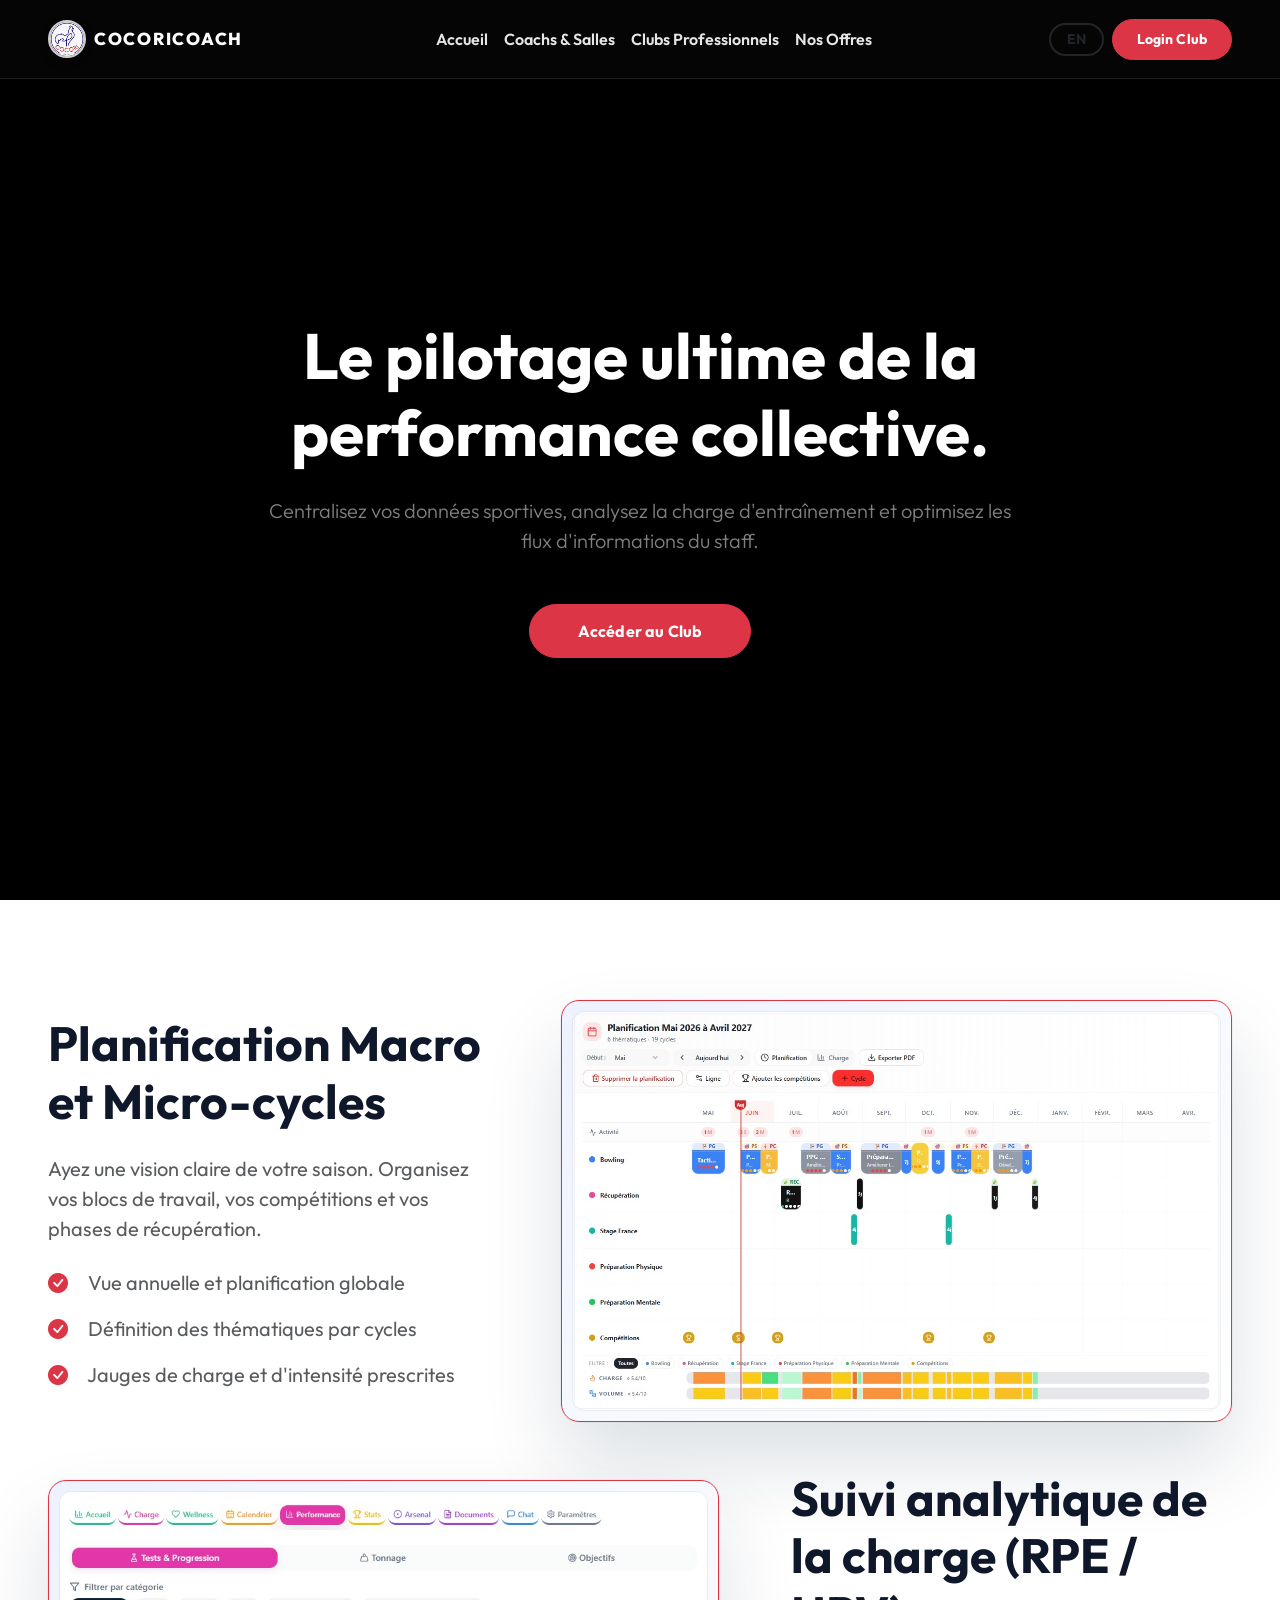
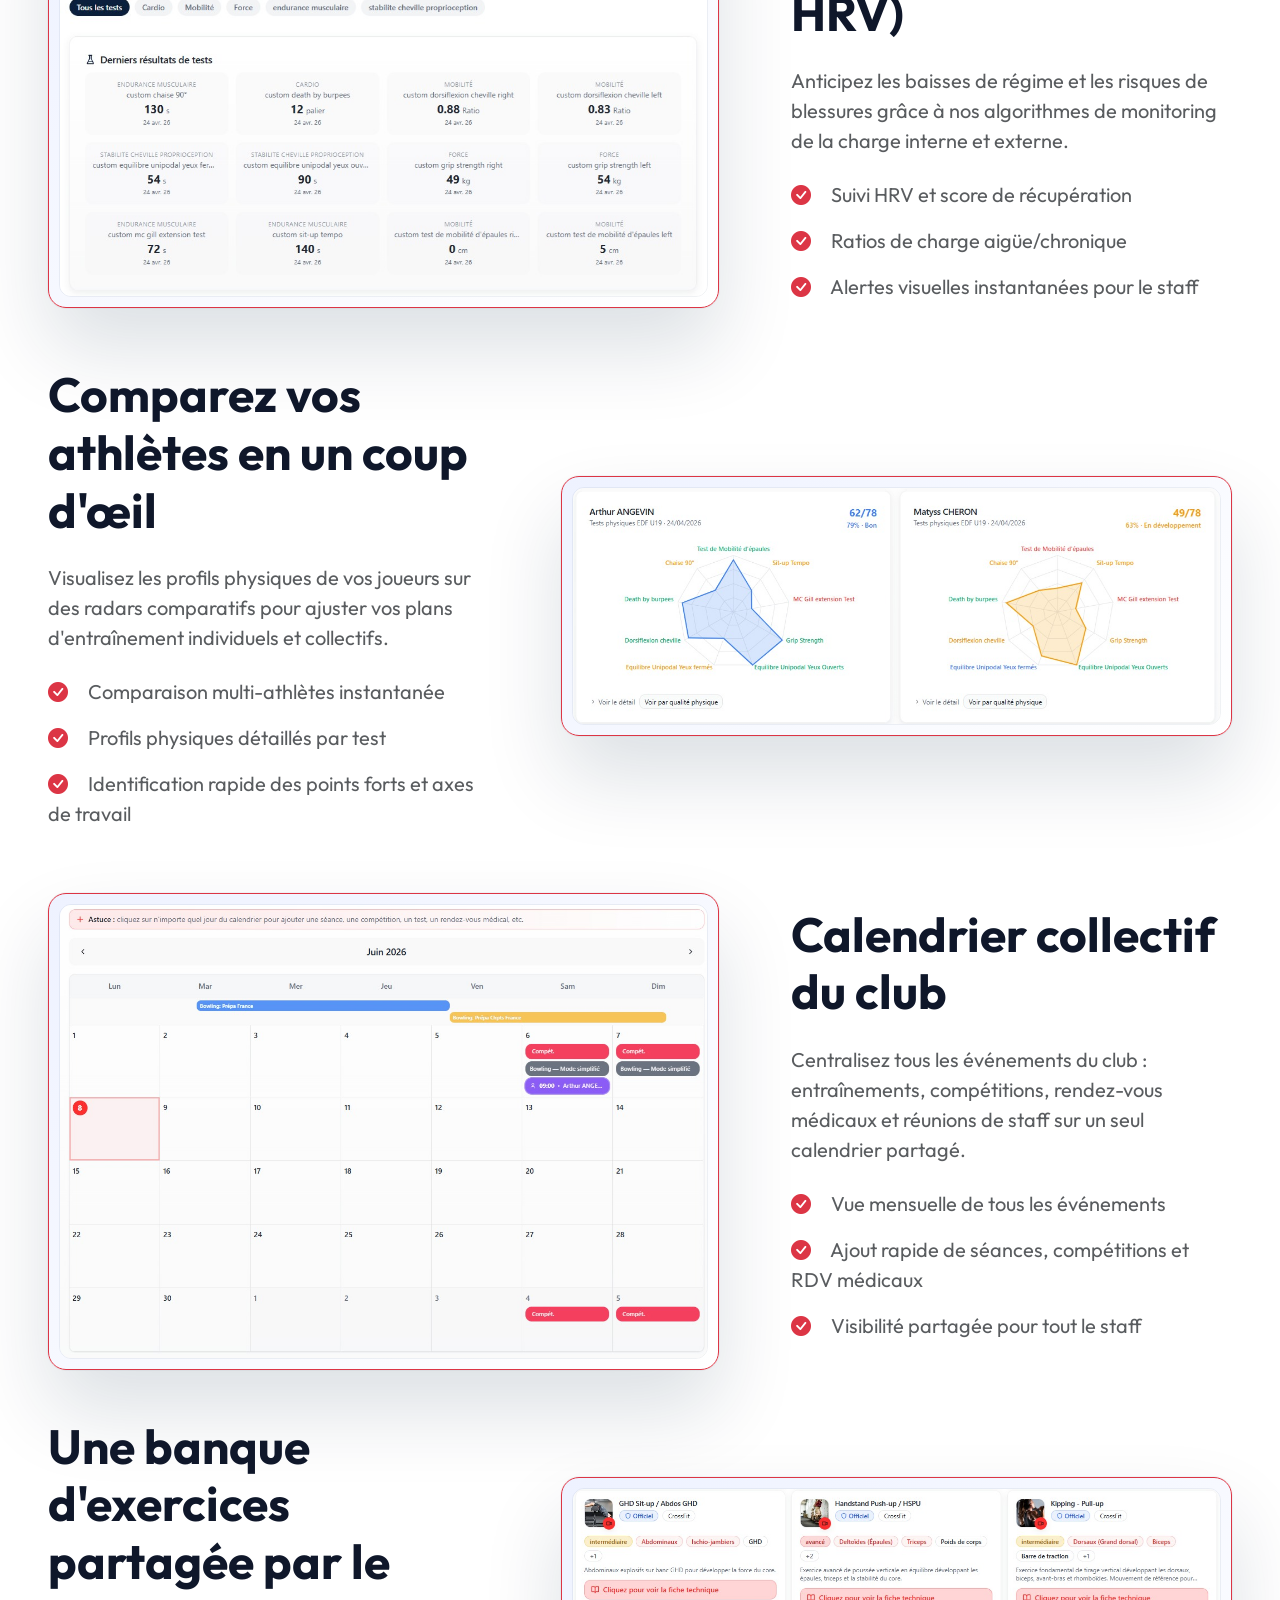
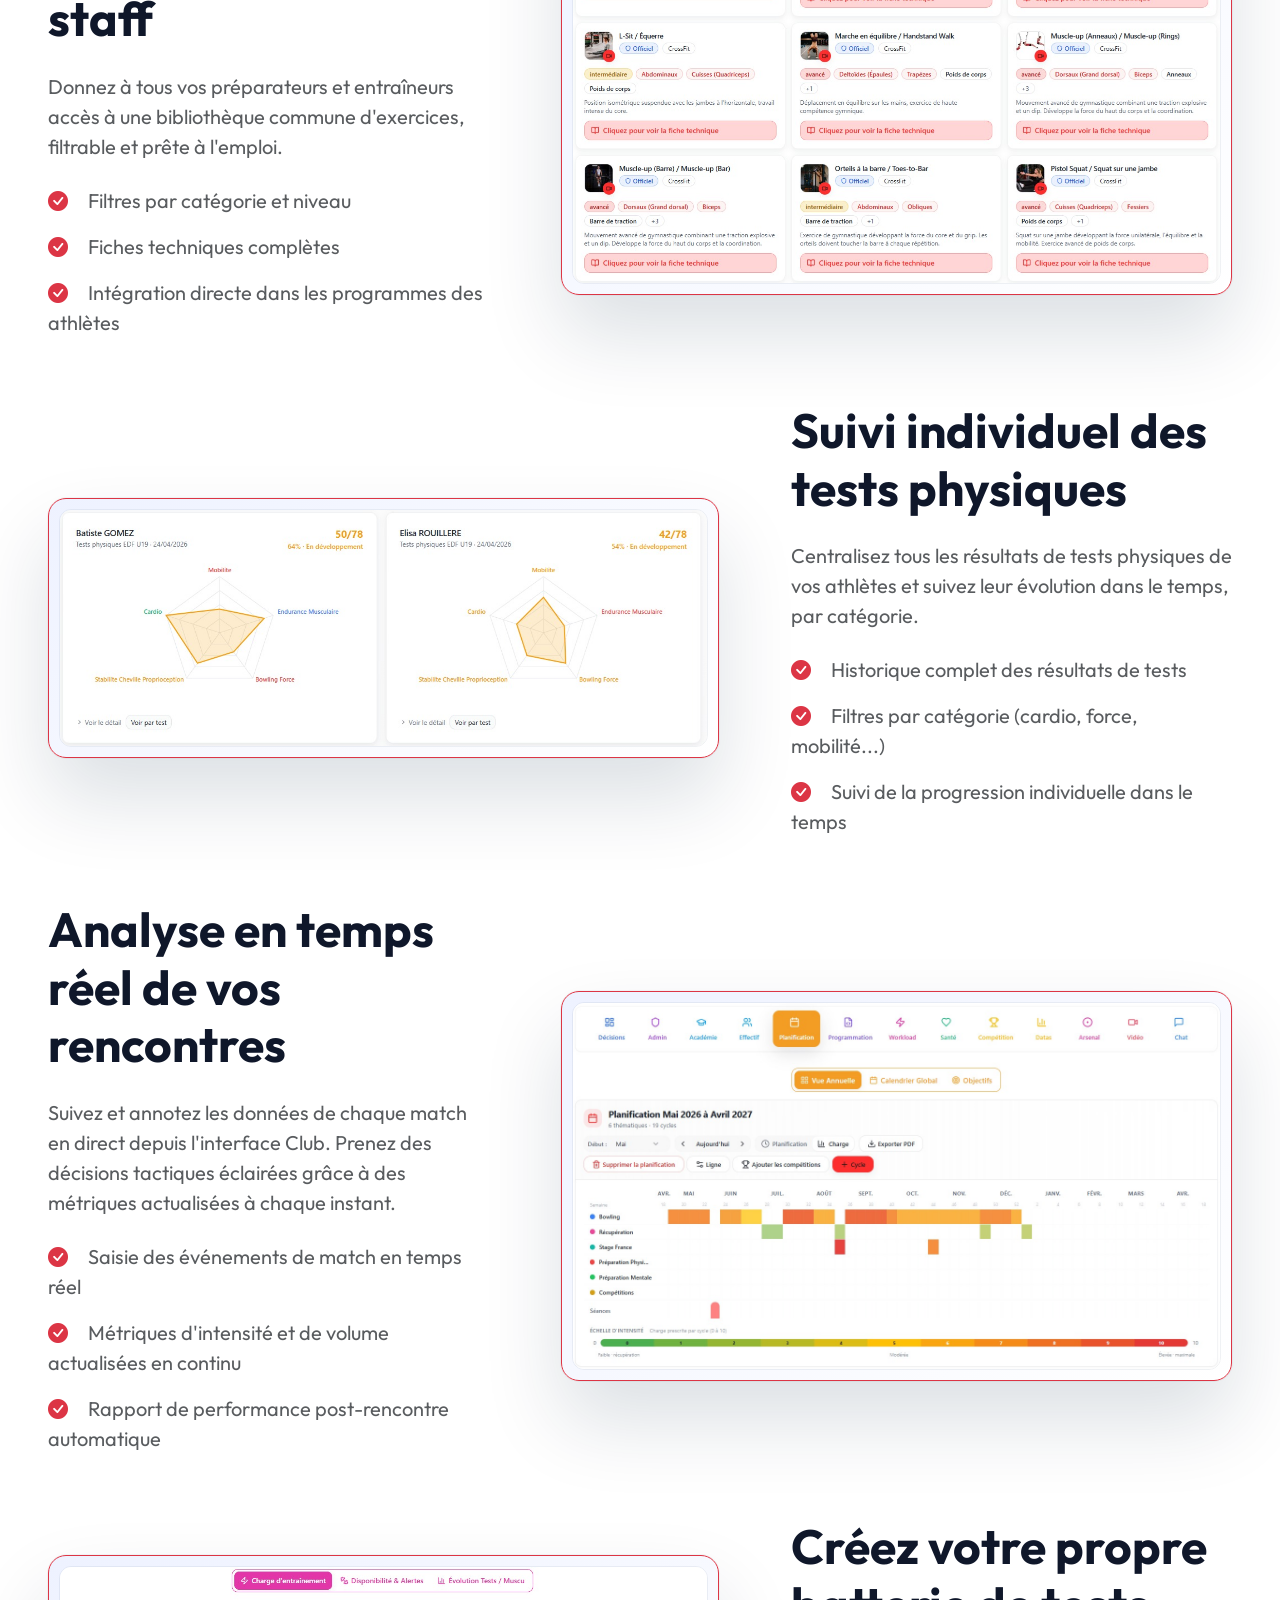
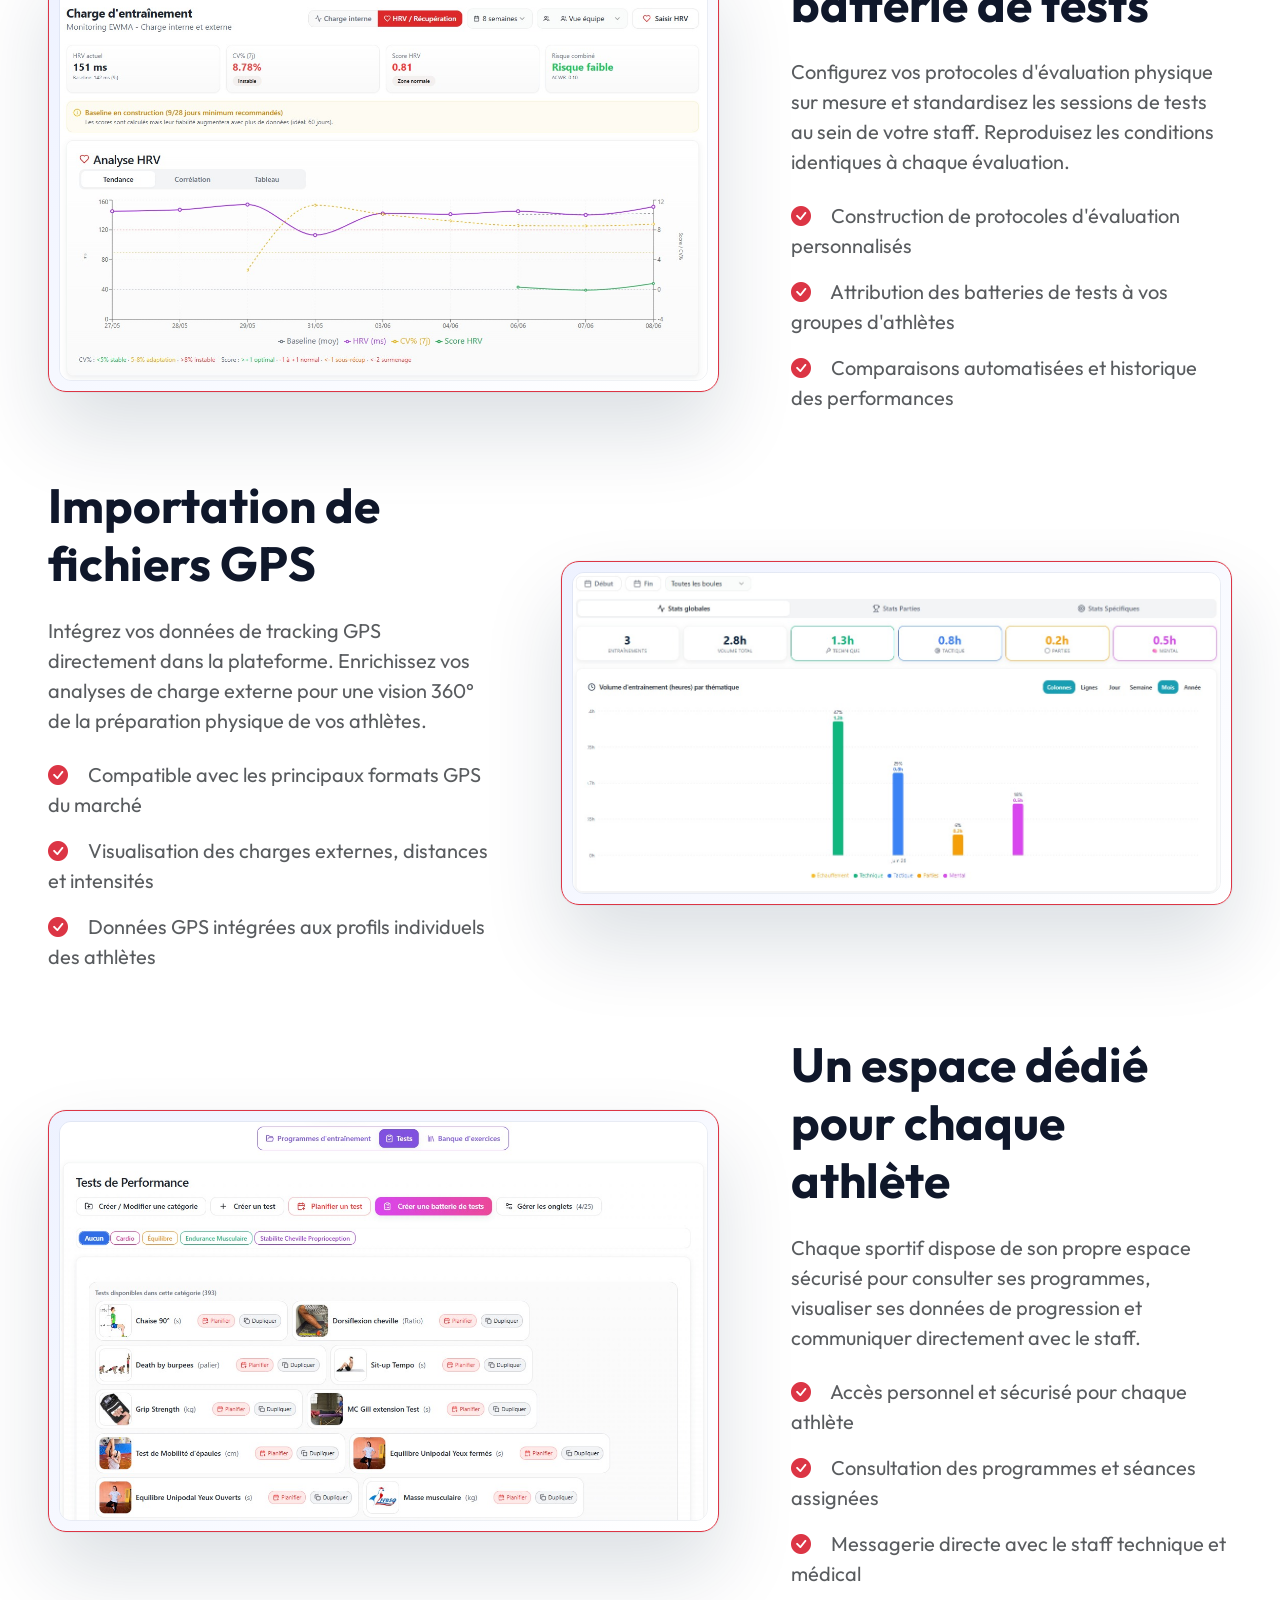
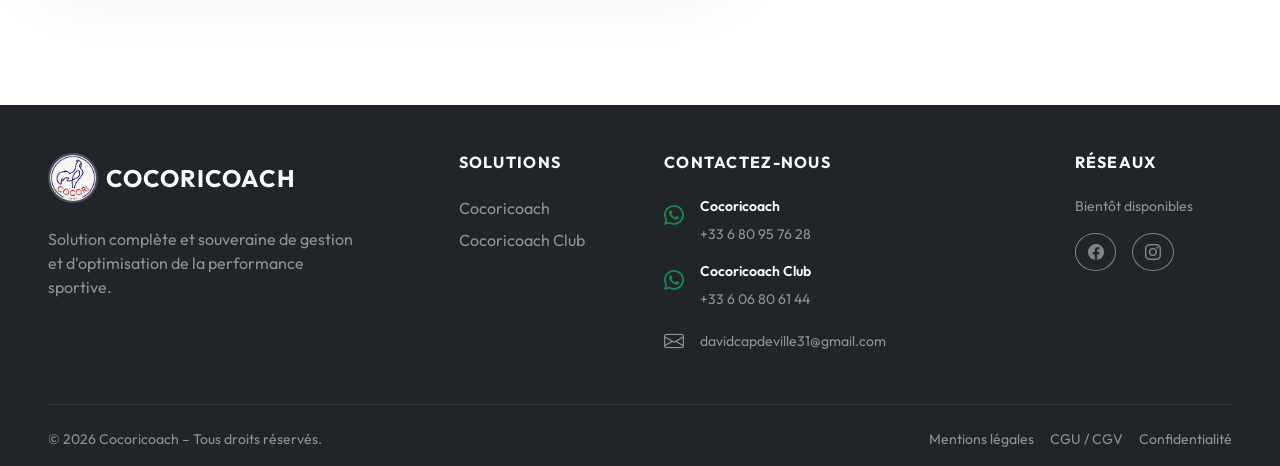
<file: page-cocoricoach-club.html>
<!doctype html>
<html lang="fr">
  <head>
    <meta charset="UTF-8" />
    <meta name="viewport" content="width=device-width, initial-scale=1.0" />
    <meta name="description" content="Cocoricoach Club — La solution de pilotage de performance collective pour clubs professionnels. Suivi de charge, analyse GPS, espace athlète et planification de saison." />
    <title>Cocoricoach Club – Pilotage de la Performance Collective</title>
    <link rel="icon" href="Cocoricoach_logo.jpeg" type="image/jpeg" />
    <link href="https://cdn.jsdelivr.net/npm/bootstrap@5.3.3/dist/css/bootstrap.min.css" rel="stylesheet"/>
    <link rel="stylesheet" href="https://cdn.jsdelivr.net/npm/bootstrap-icons@1.11.3/font/bootstrap-icons.min.css"/>
    <link href="https://unpkg.com/aos@2.3.1/dist/aos.css" rel="stylesheet"/>
    <link rel="stylesheet" href="Cocoricoach.css"/>
  </head>
  <body data-bs-spy="scroll" data-bs-target="#navbar-example">
    <nav class="navbar navbar-expand-xl navbar-light fixed-top bg-white shadow-sm">
      <div class="container-fluid px-4 px-lg-5">
        <a class="navbar-brand fw-bold d-flex align-items-center gap-2" href="index.html">
          <img src="Cocoricoach_logo.jpeg" alt="Logo" height="38" class="navbar-logo rounded-circle"/>
          <span class="brand-text text-primary-dark">COCORICOACH</span>
        </a>
        <button class="navbar-toggler border-0 shadow-none" type="button" data-bs-toggle="collapse" data-bs-target="#navbarNav" aria-controls="navbarNav" aria-expanded="false" aria-label="Ouvrir le menu">
          <span class="navbar-toggler-icon"></span>
        </button>
        <div class="collapse navbar-collapse" id="navbarNav">
          <ul class="navbar-nav mx-auto fw-semibold">
            <li class="nav-item"><a class="nav-link" href="index.html#accueil" data-i18n="nav-accueil">Accueil</a></li>
            <li class="nav-item"><a class="nav-link" href="page-cocoricoach.html" data-i18n="nav-espacecoachs">Coachs & Salles</a></li>
            <li class="nav-item"><a class="nav-link active" href="page-cocoricoach-club.html" data-i18n="nav-espaceclubs">Clubs Professionnels</a></li>
            <li class="nav-item"><a class="nav-link" href="index.html#pricing" data-i18n="nav-tarifs">Nos Offres</a></li>
          </ul>
          <div class="d-flex align-items-center gap-2 mt-3 mt-xl-0">
            <button class="btn btn-outline-dark btn-sm rounded-pill fw-bold px-3 border-2 lang-toggle-btn">EN</button>
            <a href="https://cocoricoachclub.com/auth" target="_blank" rel="noopener noreferrer" class="btn btn-danger rounded-pill px-4 btn-sm fw-bold">Login Club</a>
          </div>
        </div>
      </div>
    </nav>

    <section class="fullscreen-hero-canvas position-relative overflow-hidden">
      <video playsinline autoplay muted loop class="hero-canvas-video">
        <source src="Video1.mp4" type="video/mp4" />
      </video>
      <div class="overlay-dark"></div>
      <div class="container-fluid px-4 px-lg-5 h-100 position-relative text-center" style="z-index: 3">
        <div class="row h-100 align-items-center justify-content-center">
          <div class="col-xl-9 col-lg-10" data-aos="fade-up">
            <h1 class="display-3 fw-bold text-white mb-4" data-i18n="club-hero-title">Le pilotage ultime de la performance collective.</h1>
            <p class="lead text-white-50 mx-auto mb-5 max-width-text" data-i18n="club-hero-desc">
              Centralisez vos données sportives, analysez la charge d'entraînement et optimisez les flux d'informations du staff.
            </p>
            <a href="https://cocoricoachclub.com/auth" target="_blank" rel="noopener noreferrer" class="btn btn-danger btn-lg rounded-pill px-5 fw-bold shadow-lg" data-i18n="club-hero-cta">Accéder au Club</a>
          </div>
        </div>
      </div>
    </section>

    <section class="py-6 bg-white">
      <div class="container-fluid px-4 px-lg-5">

        <!-- BLOC 1 — Planification -->
        <div class="row align-items-center g-5 mb-5">
          <div class="col-xl-5 col-lg-6 pe-xl-5" data-aos="fade-right">
            <h2 class="display-5 fw-bold text-primary-dark mb-4" data-i18n="club-b1-title">Planification Macro et Micro-cycles</h2>
            <p class="fs-5 text-muted mb-4" data-i18n="club-b1-desc">
              Ayez une vision claire de votre saison. Organisez vos blocs de travail, vos compétitions et vos phases de récupération.
            </p>
            <ul class="list-unstyled fs-5 text-muted">
              <li class="mb-3"><i class="bi bi-check-circle-fill text-danger me-3"></i> <span data-i18n="club-b1-li1">Vue annuelle et planification globale</span></li>
              <li class="mb-3"><i class="bi bi-check-circle-fill text-danger me-3"></i> <span data-i18n="club-b1-li2">Définition des thématiques par cycles</span></li>
              <li><i class="bi bi-check-circle-fill text-danger me-3"></i> <span data-i18n="club-b1-li3">Jauges de charge et d'intensité prescrites</span></li>
            </ul>
          </div>
          <div class="col-xl-7 col-lg-6" data-aos="fade-left">
            <div class="dashboard-mockup border-danger">
              <img src="Images/planification-annuelle.jpg" class="img-fluid" loading="lazy" alt="Planification Annuelle Club"/>
            </div>
          </div>
        </div>

        <!-- BLOC 2 — Charge HRV -->
        <div class="row align-items-center g-5 flex-lg-row-reverse mb-5">
          <div class="col-xl-5 col-lg-6 ps-xl-5" data-aos="fade-left">
            <h2 class="display-5 fw-bold text-primary-dark mb-4" data-i18n="club-b2-title">Suivi analytique de la charge (RPE / HRV)</h2>
            <p class="fs-5 text-muted mb-4" data-i18n="club-b2-desc">
              Anticipez les baisses de régime et les risques de blessures grâce à nos algorithmes de monitoring de la charge interne et externe.
            </p>
            <ul class="list-unstyled fs-5 text-muted">
              <li class="mb-3"><i class="bi bi-check-circle-fill text-danger me-3"></i> <span data-i18n="club-b2-li1">Suivi HRV et score de récupération</span></li>
              <li class="mb-3"><i class="bi bi-check-circle-fill text-danger me-3"></i> <span data-i18n="club-b2-li2">Ratios de charge aigüe/chronique</span></li>
              <li><i class="bi bi-check-circle-fill text-danger me-3"></i> <span data-i18n="club-b2-li3">Alertes visuelles instantanées pour le staff</span></li>
            </ul>
          </div>
          <div class="col-xl-7 col-lg-6" data-aos="fade-right">
            <div class="dashboard-mockup border-danger">
              <img src="Images/charge-hrv.jpg" class="img-fluid" loading="lazy" alt="Charge HRV Club"/>
            </div>
          </div>
        </div>

        <!-- BLOC 3 — Radar comparatif -->
        <div class="row align-items-center g-5 mb-5">
          <div class="col-xl-5 col-lg-6 pe-xl-5" data-aos="fade-right">
            <h2 class="display-5 fw-bold text-primary-dark mb-4" data-i18n="club-b3-title">Comparez vos athlètes en un coup d'œil</h2>
            <p class="fs-5 text-muted mb-4" data-i18n="club-b3-desc">
              Visualisez les profils physiques de vos joueurs sur des radars comparatifs pour ajuster vos plans d'entraînement individuels et collectifs.
            </p>
            <ul class="list-unstyled fs-5 text-muted">
              <li class="mb-3"><i class="bi bi-check-circle-fill text-danger me-3"></i> <span data-i18n="club-b3-li1">Comparaison multi-athlètes instantanée</span></li>
              <li class="mb-3"><i class="bi bi-check-circle-fill text-danger me-3"></i> <span data-i18n="club-b3-li2">Profils physiques détaillés par test</span></li>
              <li><i class="bi bi-check-circle-fill text-danger me-3"></i> <span data-i18n="club-b3-li3">Identification rapide des points forts et axes de travail</span></li>
            </ul>
          </div>
          <div class="col-xl-7 col-lg-6" data-aos="fade-left">
            <div class="dashboard-mockup border-danger">
              <img src="Images/radar-comparatif.jpg" class="img-fluid" loading="lazy" alt="Radar Comparatif Athlètes"/>
            </div>
          </div>
        </div>

        <!-- BLOC 4 — Calendrier collectif -->
        <div class="row align-items-center g-5 flex-lg-row-reverse mb-5">
          <div class="col-xl-5 col-lg-6 ps-xl-5" data-aos="fade-left">
            <h2 class="display-5 fw-bold text-primary-dark mb-4" data-i18n="club-b4-title">Calendrier collectif du club</h2>
            <p class="fs-5 text-muted mb-4" data-i18n="club-b4-desc">
              Centralisez tous les événements du club : entraînements, compétitions, rendez-vous médicaux et réunions de staff sur un seul calendrier partagé.
            </p>
            <ul class="list-unstyled fs-5 text-muted">
              <li class="mb-3"><i class="bi bi-check-circle-fill text-danger me-3"></i> <span data-i18n="club-b4-li1">Vue mensuelle de tous les événements</span></li>
              <li class="mb-3"><i class="bi bi-check-circle-fill text-danger me-3"></i> <span data-i18n="club-b4-li2">Ajout rapide de séances, compétitions et RDV médicaux</span></li>
              <li><i class="bi bi-check-circle-fill text-danger me-3"></i> <span data-i18n="club-b4-li3">Visibilité partagée pour tout le staff</span></li>
            </ul>
          </div>
          <div class="col-xl-7 col-lg-6" data-aos="fade-right">
            <div class="dashboard-mockup border-danger">
              <img src="Images/calendrier.jpg" class="img-fluid" loading="lazy" alt="Calendrier collectif Club"/>
            </div>
          </div>
        </div>

        <!-- BLOC 5 — Banque d'exercices -->
        <div class="row align-items-center g-5 mb-5">
          <div class="col-xl-5 col-lg-6 pe-xl-5" data-aos="fade-right">
            <h2 class="display-5 fw-bold text-primary-dark mb-4" data-i18n="club-b5-title">Une banque d'exercices partagée par le staff</h2>
            <p class="fs-5 text-muted mb-4" data-i18n="club-b5-desc">
              Donnez à tous vos préparateurs et entraîneurs accès à une bibliothèque commune d'exercices, filtrable et prête à l'emploi.
            </p>
            <ul class="list-unstyled fs-5 text-muted">
              <li class="mb-3"><i class="bi bi-check-circle-fill text-danger me-3"></i> <span data-i18n="club-b5-li1">Filtres par catégorie et niveau</span></li>
              <li class="mb-3"><i class="bi bi-check-circle-fill text-danger me-3"></i> <span data-i18n="club-b5-li2">Fiches techniques complètes</span></li>
              <li><i class="bi bi-check-circle-fill text-danger me-3"></i> <span data-i18n="club-b5-li3">Intégration directe dans les programmes des athlètes</span></li>
            </ul>
          </div>
          <div class="col-xl-7 col-lg-6" data-aos="fade-left">
            <div class="dashboard-mockup border-danger">
              <img src="Images/bibliotheque-exercices.jpg" class="img-fluid" loading="lazy" alt="Banque d'exercices Club"/>
            </div>
          </div>
        </div>

        <!-- BLOC 6 — Tests & Progression -->
        <div class="row align-items-center g-5 flex-lg-row-reverse mb-5">
          <div class="col-xl-5 col-lg-6 ps-xl-5" data-aos="fade-left">
            <h2 class="display-5 fw-bold text-primary-dark mb-4" data-i18n="club-b6-title">Suivi individuel des tests physiques</h2>
            <p class="fs-5 text-muted mb-4" data-i18n="club-b6-desc">
              Centralisez tous les résultats de tests physiques de vos athlètes et suivez leur évolution dans le temps, par catégorie.
            </p>
            <ul class="list-unstyled fs-5 text-muted">
              <li class="mb-3"><i class="bi bi-check-circle-fill text-danger me-3"></i> <span data-i18n="club-b6-li1">Historique complet des résultats de tests</span></li>
              <li class="mb-3"><i class="bi bi-check-circle-fill text-danger me-3"></i> <span data-i18n="club-b6-li2">Filtres par catégorie (cardio, force, mobilité...)</span></li>
              <li><i class="bi bi-check-circle-fill text-danger me-3"></i> <span data-i18n="club-b6-li3">Suivi de la progression individuelle dans le temps</span></li>
            </ul>
          </div>
          <div class="col-xl-7 col-lg-6" data-aos="fade-right">
            <div class="dashboard-mockup border-danger">
              <img src="Images/tests-progression.jpg" class="img-fluid" loading="lazy" alt="Tests et Progression Club"/>
            </div>
          </div>
        </div>

        <!-- BLOC 7 — Analyse temps réel -->
        <div class="row align-items-center g-5 mb-5">
          <div class="col-xl-5 col-lg-6 pe-xl-5" data-aos="fade-right">
            <h2 class="display-5 fw-bold text-primary-dark mb-4" data-i18n="club-b7-title">Analyse en temps réel de vos rencontres</h2>
            <p class="fs-5 text-muted mb-4" data-i18n="club-b7-desc">
              Suivez et annotez les données de chaque match en direct depuis l'interface Club. Prenez des décisions tactiques éclairées grâce à des métriques actualisées à chaque instant.
            </p>
            <ul class="list-unstyled fs-5 text-muted">
              <li class="mb-3"><i class="bi bi-check-circle-fill text-danger me-3"></i> <span data-i18n="club-b7-li1">Saisie des événements de match en temps réel</span></li>
              <li class="mb-3"><i class="bi bi-check-circle-fill text-danger me-3"></i> <span data-i18n="club-b7-li2">Métriques d'intensité et de volume actualisées en continu</span></li>
              <li><i class="bi bi-check-circle-fill text-danger me-3"></i> <span data-i18n="club-b7-li3">Rapport de performance post-rencontre automatique</span></li>
            </ul>
          </div>
          <div class="col-xl-7 col-lg-6" data-aos="fade-left">
            <div class="dashboard-mockup border-danger">
              <img src="Images/3.jpeg" class="img-fluid" loading="lazy" alt="Analyse temps réel des rencontres"/>
            </div>
          </div>
        </div>

        <!-- BLOC 8 — Batterie de tests -->
        <div class="row align-items-center g-5 flex-lg-row-reverse mb-5">
          <div class="col-xl-5 col-lg-6 ps-xl-5" data-aos="fade-left">
            <h2 class="display-5 fw-bold text-primary-dark mb-4" data-i18n="club-b8-title">Créez votre propre batterie de tests</h2>
            <p class="fs-5 text-muted mb-4" data-i18n="club-b8-desc">
              Configurez vos protocoles d'évaluation physique sur mesure et standardisez les sessions de tests au sein de votre staff. Reproduisez les conditions identiques à chaque évaluation.
            </p>
            <ul class="list-unstyled fs-5 text-muted">
              <li class="mb-3"><i class="bi bi-check-circle-fill text-danger me-3"></i> <span data-i18n="club-b8-li1">Construction de protocoles d'évaluation personnalisés</span></li>
              <li class="mb-3"><i class="bi bi-check-circle-fill text-danger me-3"></i> <span data-i18n="club-b8-li2">Attribution des batteries de tests à vos groupes d'athlètes</span></li>
              <li><i class="bi bi-check-circle-fill text-danger me-3"></i> <span data-i18n="club-b8-li3">Comparaisons automatisées et historique des performances</span></li>
            </ul>
          </div>
          <div class="col-xl-7 col-lg-6" data-aos="fade-right">
            <div class="dashboard-mockup border-danger">
              <img src="Images/4.jpeg" class="img-fluid" loading="lazy" alt="Batterie de tests Club"/>
            </div>
          </div>
        </div>

        <!-- BLOC 9 — Import GPS -->
        <div class="row align-items-center g-5 mb-5">
          <div class="col-xl-5 col-lg-6 pe-xl-5" data-aos="fade-right">
            <h2 class="display-5 fw-bold text-primary-dark mb-4" data-i18n="club-b9-title">Importation de fichiers GPS</h2>
            <p class="fs-5 text-muted mb-4" data-i18n="club-b9-desc">
              Intégrez vos données de tracking GPS directement dans la plateforme. Enrichissez vos analyses de charge externe pour une vision 360° de la préparation physique de vos athlètes.
            </p>
            <ul class="list-unstyled fs-5 text-muted">
              <li class="mb-3"><i class="bi bi-check-circle-fill text-danger me-3"></i> <span data-i18n="club-b9-li1">Compatible avec les principaux formats GPS du marché</span></li>
              <li class="mb-3"><i class="bi bi-check-circle-fill text-danger me-3"></i> <span data-i18n="club-b9-li2">Visualisation des charges externes, distances et intensités</span></li>
              <li><i class="bi bi-check-circle-fill text-danger me-3"></i> <span data-i18n="club-b9-li3">Données GPS intégrées aux profils individuels des athlètes</span></li>
            </ul>
          </div>
          <div class="col-xl-7 col-lg-6" data-aos="fade-left">
            <div class="dashboard-mockup border-danger">
              <img src="Images/5.jpeg" class="img-fluid" loading="lazy" alt="Importation GPS Club"/>
            </div>
          </div>
        </div>

        <!-- BLOC 10 — Espace athlète -->
        <div class="row align-items-center g-5 flex-lg-row-reverse">
          <div class="col-xl-5 col-lg-6 ps-xl-5" data-aos="fade-left">
            <h2 class="display-5 fw-bold text-primary-dark mb-4" data-i18n="club-b10-title">Un espace dédié pour chaque athlète</h2>
            <p class="fs-5 text-muted mb-4" data-i18n="club-b10-desc">
              Chaque sportif dispose de son propre espace sécurisé pour consulter ses programmes, visualiser ses données de progression et communiquer directement avec le staff.
            </p>
            <ul class="list-unstyled fs-5 text-muted">
              <li class="mb-3"><i class="bi bi-check-circle-fill text-danger me-3"></i> <span data-i18n="club-b10-li1">Accès personnel et sécurisé pour chaque athlète</span></li>
              <li class="mb-3"><i class="bi bi-check-circle-fill text-danger me-3"></i> <span data-i18n="club-b10-li2">Consultation des programmes et séances assignées</span></li>
              <li><i class="bi bi-check-circle-fill text-danger me-3"></i> <span data-i18n="club-b10-li3">Messagerie directe avec le staff technique et médical</span></li>
            </ul>
          </div>
          <div class="col-xl-7 col-lg-6" data-aos="fade-right">
            <div class="dashboard-mockup border-danger">
              <img src="Images/6.jpeg" class="img-fluid" loading="lazy" alt="Espace athlète dédié"/>
            </div>
          </div>
        </div>

      </div>
    </section>

    <footer id="contact" class="bg-dark text-white pt-5 pb-3">
      <div class="container-fluid px-4 px-lg-5">
        <div class="row mb-5 g-5">
          <div class="col-xl-4">
            <div class="d-flex align-items-center gap-2 mb-4">
              <img src="Cocoricoach_logo.jpeg" alt="Logo" height="50" class="rounded-circle footer-logo"/>
              <h4 class="fw-bold text-white mb-0 tracking-wide">COCORICOACH</h4>
            </div>
            <p class="text-white-50 pe-xl-5" data-i18n="footer-tagline">Solution complète et souveraine de gestion et d'optimisation de la performance sportive.</p>
          </div>
          <div class="col-xl-2 col-md-4 col-sm-6">
            <h6 class="fw-bold mb-4 text-uppercase tracking-wider text-white" data-i18n="footer-solutions-title">Solutions</h6>
            <ul class="list-unstyled">
              <li class="mb-2"><a href="page-cocoricoach.html" class="text-white-50 text-decoration-none" data-i18n="footer-solutions-coach">Cocoricoach Independent</a></li>
              <li class="mb-2"><a href="page-cocoricoach-club.html" class="text-white-50 text-decoration-none" data-i18n="footer-solutions-club">Cocoricoach Club</a></li>
            </ul>
          </div>
          <div class="col-xl-4 col-md-6 col-sm-12">
            <h6 class="fw-bold mb-4 text-uppercase tracking-wider text-white">Contactez-nous</h6>
            <ul class="list-unstyled mb-0">
              <li class="mb-3">
                <div class="d-flex align-items-start gap-3">
                  <i class="bi bi-whatsapp text-success fs-5 mt-1 flex-shrink-0"></i>
                  <div>
                    <div class="text-white small fw-semibold mb-1">Cocoricoach</div>
                    <a href="https://wa.me/33680957628" target="_blank" rel="noopener noreferrer" class="text-white-50 text-decoration-none small">+33 6 80 95 76 28</a>
                  </div>
                </div>
              </li>
              <li class="mb-3">
                <div class="d-flex align-items-start gap-3">
                  <i class="bi bi-whatsapp text-success fs-5 mt-1 flex-shrink-0"></i>
                  <div>
                    <div class="text-white small fw-semibold mb-1">Cocoricoach Club</div>
                    <a href="https://wa.me/33606806144" target="_blank" rel="noopener noreferrer" class="text-white-50 text-decoration-none small">+33 6 06 80 61 44</a>
                  </div>
                </div>
              </li>
              <li>
                <div class="d-flex align-items-center gap-3">
                  <i class="bi bi-envelope text-white-50 fs-5 flex-shrink-0"></i>
                  <a href="mailto:davidcapdeville31@gmail.com" class="text-white-50 text-decoration-none small">davidcapdeville31@gmail.com</a>
                </div>
              </li>
            </ul>
          </div>
          <div class="col-xl-2 col-md-2 col-sm-6">
            <h6 class="fw-bold mb-4 text-uppercase tracking-wider text-white" data-i18n="footer-networks-title">Réseaux</h6>
            <p class="text-white-50 small mb-3">Bientôt disponibles</p>
            <div class="d-flex gap-3">
              <span class="btn btn-outline-light rounded-circle footer-social-placeholder"><i class="bi bi-facebook"></i></span>
              <span class="btn btn-outline-light rounded-circle footer-social-placeholder"><i class="bi bi-instagram"></i></span>
            </div>
          </div>
        </div>
        <hr class="border-secondary opacity-25" />
        <div class="d-flex flex-column flex-md-row justify-content-between align-items-center gap-3 mt-4 text-white-50 small">
          <p class="mb-0" data-i18n="footer-copyright">© 2026 Cocoricoach – Tous droits réservés.</p>
          <div class="d-flex gap-3 flex-wrap">
            <a href="#" class="text-white-50 text-decoration-none" data-i18n="footer-mentions">Mentions légales</a>
            <a href="#" class="text-white-50 text-decoration-none" data-i18n="footer-cgu">CGU / CGV</a>
            <a href="#" class="text-white-50 text-decoration-none" data-i18n="footer-confidentialite">Confidentialité</a>
          </div>
        </div>
      </div>
    </footer>

    <script src="https://cdn.jsdelivr.net/npm/bootstrap@5.3.3/dist/js/bootstrap.bundle.min.js"></script>
    <script src="https://unpkg.com/aos@2.3.1/dist/aos.js"></script>
    <script src="script.js"></script>
  </body>
</html>
</file>
<file: Cocoricoach.css>
/* ============ ARCHITECTURE SAAS PREMIUM ============ */
@import url("https://fonts.googleapis.com/css2?family=Outfit:wght@300;400;500;600;700;800;900&family=Inter:wght@400;500;600&display=swap");

:root {
  --primary-blue: #0a2342;
  --primary-red: #c8102e;
  --primary-dark: #0f172a;
  --font-main: "Outfit", "Inter", sans-serif;
  --font-display: "Outfit", sans-serif;
  --transition-smooth: all 0.3s ease;
}

body {
  font-family: var(--font-main);
  color: #334155;
  background-color: #f8fafc;
  overflow-x: hidden;
  -webkit-font-smoothing: antialiased;
}

.py-6 {
  padding: 100px 0;
}
.text-primary-dark {
  color: var(--primary-dark) !important;
}
.tracking-wide {
  letter-spacing: 0.04em;
}
.max-width-text {
  max-width: 750px;
}

/* ============ BOUTONS ============ */
.btn {
  letter-spacing: -0.01em;
  transition: var(--transition-smooth);
}
.btn-france {
  background-color: var(--primary-blue);
  border-color: var(--primary-blue);
  color: white;
}
.btn-france:hover {
  background-color: #051324 !important;
  color: white !important;
  transform: translateY(-2px);
  box-shadow: 0 8px 20px rgba(10, 35, 66, 0.2);
}
.btn-danger:hover {
  background-color: #940c22 !important;
  transform: translateY(-2px);
  box-shadow: 0 8px 20px rgba(200, 16, 46, 0.2);
}

/* ============ BRAND TEXT (logo label) ============ */
.brand-text {
  font-family: var(--font-display);
  font-weight: 800;
  letter-spacing: 0.1em;
  font-size: 1.08rem;
  text-transform: uppercase;
}

/* ============ NAVBAR ============ */
.glass-nav {
  background: rgba(255, 255, 255, 0.02);
  backdrop-filter: blur(15px);
  border-bottom: 1px solid rgba(255, 255, 255, 0.1);
  padding: 15px 0;
  transition: var(--transition-smooth);
}
.glass-nav .nav-link {
  color: rgba(255, 255, 255, 0.9) !important;
}
.glass-nav .nav-link:hover {
  color: white !important;
}
.navbar.bg-white {
  padding: 12px 0;
  border-bottom: 1px solid rgba(0, 0, 0, 0.05);
}
.navbar-logo {
  border: 2px solid rgba(255, 255, 255, 0.8);
  box-shadow: 0 4px 12px rgba(0, 0, 0, 0.1);
}

/* ============ PORTAIL ACCUEIL (RESPONSIVE SPLIT SCREEN) ============ */
.portal-hero-container {
  height: 100vh;
  min-height: 650px;
  background-color: #000;
  display: flex;
  flex-direction: row;
}

.portal-wing {
  height: 100%;
  flex: 1;
  display: flex;
  align-items: center;
  justify-content: center;
  transition: flex var(--transition-smooth);
  position: relative;
  overflow: hidden;
}

.portal-bg-video,
.hero-canvas-video {
  position: absolute;
  top: 50%;
  left: 50%;
  min-width: 100%;
  min-height: 100%;
  transform: translate(-50%, -50%);
  object-fit: cover;
  z-index: 0;
}

.overlay-dark {
  position: absolute;
  inset: 0;
  background: linear-gradient(
    to bottom,
    rgba(0, 0, 0, 0.2) 0%,
    rgba(0, 0, 0, 0.8) 100%
  );
  z-index: 1;
  transition: var(--transition-smooth);
}

.portal-wing-content {
  position: relative;
  z-index: 2;
  width: 100%;
  padding: 76px 10% 40px;
  text-align: left;
}

.hero-headline {
  font-size: clamp(2rem, 4vw, 3.5rem);
  line-height: 1.1;
  letter-spacing: -0.04em;
}

@media (min-width: 992px) {
  .portal-hero-container:hover .portal-wing:not(:hover) {
    flex: 0.85;
  }
  .portal-hero-container:hover .portal-wing:hover {
    flex: 1.15;
  }
  .portal-wing:hover .overlay-dark {
    opacity: 0.6;
  }
}

/* ============ EXPERTISE & MOCKUPS ============ */
.catapult-card {
  height: 460px;
  background-size: cover;
  background-position: center;
  position: relative;
  border-radius: 18px;
  overflow: hidden;
  cursor: pointer;
  transform: translateY(0);
  transition: transform 0.38s ease, box-shadow 0.38s ease;
}
.catapult-card:hover {
  transform: translateY(-10px);
  box-shadow: 0 28px 56px rgba(0, 0, 0, 0.28) !important;
}
.catapult-card:hover .catapult-gradient {
  background: linear-gradient(to top, rgba(0, 0, 0, 0.97) 0%, rgba(0, 0, 0, 0.15) 70%);
}
.catapult-gradient {
  position: absolute;
  inset: 0;
  background: linear-gradient(
    to top,
    rgba(0, 0, 0, 0.92) 0%,
    rgba(0, 0, 0, 0) 65%
  );
  transition: background 0.38s ease;
}
.catapult-title {
  position: absolute;
  bottom: 28px;
  left: 28px;
  right: 28px;
  color: white;
  font-weight: 800;
  font-size: 1.45rem;
  z-index: 2;
  letter-spacing: 0.06em;
  text-shadow: 0 2px 14px rgba(0, 0, 0, 0.6);
  transition: bottom 0.3s ease;
}
.catapult-card:hover .catapult-title {
  bottom: 34px;
}
/* Barre colorée premium en haut de chaque carte */
.catapult-border {
  position: absolute;
  top: 0;
  left: 0;
  right: 0;
  height: 5px;
  z-index: 3;
}

/* Images de l'application réelles (Bordure pro SaaS) */
.dashboard-mockup {
  border-radius: 18px;
  background: linear-gradient(145deg, #eef2ff, #ffffff);
  padding: 10px;
  border: 1px solid rgba(10, 35, 66, 0.1);
  box-shadow:
    0 40px 80px rgba(10, 35, 66, 0.14),
    0 0 0 1px rgba(10, 35, 66, 0.04);
  transition: var(--transition-smooth);
}
.dashboard-mockup:hover {
  box-shadow:
    0 55px 100px rgba(10, 35, 66, 0.2),
    0 0 0 1px rgba(10, 35, 66, 0.07);
  transform: translateY(-5px);
}
.dashboard-mockup img {
  border-radius: 12px;
  border: 1px solid rgba(10, 35, 66, 0.06);
  width: 100%;
  display: block;
}

/* ============ TARIFS RESPONSIVE ============ */
.pricing-col-header {
  border-radius: 12px 12px 0 0;
}
.pricing-row-item {
  display: flex;
  align-items: center;
  justify-content: space-between;
  gap: 15px;
  border-bottom: 1px solid #f1f5f9;
  background: white;
  padding: 25px;
}
.pricing-row-item:last-of-type {
  border-bottom: none;
  border-radius: 0 0 12px 12px;
}
.pricing-row-name {
  font-weight: 700;
  color: var(--primary-dark);
  font-size: 1.1rem;
}
.pricing-athlete-badges span {
  font-size: 0.75rem;
  color: #475569;
  background: #f8fafc;
  padding: 4px 10px;
  border-radius: 6px;
  border: 1px solid #e2e8f0;
  margin: 4px 4px 0 0;
  display: inline-block;
}
.pricing-row-featured {
  background: #f8fafc;
  border: 2px solid var(--primary-blue) !important;
}

/* ============ TARIFS PREMIUM (avec onglets) ============ */
.pricing-premium-section {
  background: linear-gradient(135deg, var(--primary-blue) 0%, #06162a 100%);
}

.pricing-tabs {
  flex-wrap: wrap;
  gap: 12px;
}
.pricing-tabs .nav-link {
  background: rgba(255, 255, 255, 0.06);
  border: 1px solid rgba(255, 255, 255, 0.15);
  color: rgba(255, 255, 255, 0.8);
  border-radius: 50px;
  padding: 12px 28px;
  font-weight: 600;
  transition: var(--transition-smooth);
}
.pricing-tabs .nav-link:hover {
  background: rgba(255, 255, 255, 0.12);
  color: white;
}
.pricing-tabs .nav-link.active {
  background: white;
  color: var(--primary-blue);
  border-color: white;
}

.pricing-feature-list i {
  font-size: 1.2rem;
  vertical-align: -2px;
}

.pricing-glass-card {
  background: rgba(255, 255, 255, 0.06);
  border: 1px solid rgba(255, 255, 255, 0.12);
  border-radius: 20px;
  backdrop-filter: blur(10px);
}
.pricing-glass-card-red {
  border-color: rgba(200, 16, 46, 0.3);
}

.pricing-premium-section .pricing-row-item {
  border-bottom: 1px solid rgba(255, 255, 255, 0.08);
  background: transparent;
}
.pricing-premium-section .pricing-row-item:last-of-type {
  border-bottom: none;
}
.pricing-premium-section .pricing-row-name {
  color: white;
}
.pricing-premium-section .pricing-row-featured {
  background: rgba(255, 255, 255, 0.08);
  border: none;
}
.pricing-premium-section .pricing-athlete-badges span {
  background: rgba(255, 255, 255, 0.08);
  color: rgba(255, 255, 255, 0.8);
  border-color: rgba(255, 255, 255, 0.15);
}


.founder-card {
  background: white;
  border-radius: 24px;
  padding: 40px 32px;
  text-align: center;
  box-shadow: 0 4px 24px rgba(0, 0, 0, 0.06);
  height: 100%;
  transition: transform 0.3s ease, box-shadow 0.3s ease;
}
.founder-card:hover {
  transform: translateY(-6px);
  box-shadow: 0 12px 32px rgba(0, 0, 0, 0.1);
}
.founder-avatar {
  width: 90px;
  height: 90px;
  border-radius: 50%;
  display: flex;
  align-items: center;
  justify-content: center;
  font-size: 1.8rem;
  font-weight: 800;
  color: white;
  margin: 0 auto;
}
.founder-avatar-blue {
  background: linear-gradient(135deg, var(--primary-blue), #0040c1);
}
.founder-avatar-red {
  background: linear-gradient(135deg, var(--primary-red), #c01b2a);
}
.solution-preview {
  border-radius: 24px;
  padding: 40px 32px;
  height: 100%;
  transition: transform 0.3s ease;
}
.solution-preview:hover {
  transform: translateY(-6px);
}
.solution-preview-blue {
  background: linear-gradient(135deg, var(--primary-blue), #0040c1);
}
.solution-preview-red {
  background: linear-gradient(135deg, var(--primary-red), #c01b2a);
}
.solution-preview-icon {
  font-size: 2.5rem;
  color: rgba(255, 255, 255, 0.7);
  margin-bottom: 16px;
}
.bento-red {
  background: linear-gradient(135deg, var(--primary-red), #9c0c24) !important;
}

/* ============ FOOTER ============ */
.footer-logo {
  border: 2px solid rgba(255, 255, 255, 0.2);
  object-fit: cover;
}
.hover-white:hover {
  color: white !important;
}
.footer-social-placeholder {
  opacity: 0.45;
  pointer-events: none;
  cursor: default;
}

/* ============ MEDIA QUERIES (MOBILES & TABLETTES) ============ */
@media (max-width: 991px) {
  .navbar-collapse {
    background: white;
    padding: 20px;
    border-radius: 12px;
    margin-top: 10px;
    box-shadow: 0 10px 25px rgba(0, 0, 0, 0.1);
  }
  .navbar-collapse .nav-link {
    color: var(--primary-dark) !important;
  }

  .portal-hero-container {
    flex-direction: column;
    height: auto;
  }
  .portal-wing {
    height: 55vh;
    min-height: 460px;
    width: 100%;
  }
  .portal-wing-content {
    text-align: center !important;
    padding: 64px 5% 30px;
  }
  .portal-wing-content .d-flex {
    justify-content: center !important;
  }

  .py-6 {
    padding: 60px 0;
  }
  .dashboard-mockup {
    margin-top: 30px;
  }
}

@media (max-width: 576px) {
  .pricing-row-item {
    flex-direction: column;
    align-items: flex-start;
  }
  .pricing-row-price {
    margin-top: 10px;
  }
  .portal-wing {
    min-height: 420px;
    height: 50vh;
  }
  .hero-headline {
    font-size: clamp(1.55rem, 7.5vw, 2.4rem);
  }
  .catapult-card {
    height: 320px;
  }
  .catapult-title {
    font-size: 1.2rem;
    letter-spacing: 0.03em;
  }
  .py-6 {
    padding: 52px 0;
  }
  .display-3 {
    font-size: 2.1rem !important;
  }
}

/* =================================================================
   AMÉLIORATIONS PREMIUM – PHASE OPTIMISATION
   ================================================================= */

/* Hero full-screen (pages produits) — correction hauteur + centrage sous navbar */
.fullscreen-hero-canvas {
  height: 100vh;
  min-height: 600px;
  background-color: #000;
}
.fullscreen-hero-canvas .container-fluid {
  padding-top: 76px;
}
@media (max-width: 991px) {
  .fullscreen-hero-canvas {
    min-height: 100svh;
  }
  .fullscreen-hero-canvas .container-fluid {
    padding-top: 64px;
  }
}


/* Tracking-wider (footer) */
.tracking-wider {
  letter-spacing: 0.08em;
}

/* ============ NAVBAR – HOVER UNDERLINE PREMIUM ============ */
.glass-nav .nav-link {
  position: relative;
}
.glass-nav .nav-link::after {
  content: '';
  position: absolute;
  bottom: -3px;
  left: 50%;
  transform: translateX(-50%);
  width: 0;
  height: 2px;
  background: rgba(255, 255, 255, 0.85);
  transition: width 0.25s ease;
  border-radius: 2px;
}
.glass-nav .nav-link:hover::after {
  width: 68%;
}
.navbar.bg-white .nav-link {
  color: var(--primary-dark) !important;
  position: relative;
}
.navbar.bg-white .nav-link::after {
  content: '';
  position: absolute;
  bottom: -3px;
  left: 50%;
  transform: translateX(-50%);
  width: 0;
  height: 2px;
  background: var(--primary-blue);
  transition: width 0.25s ease;
  border-radius: 2px;
}
.navbar.bg-white .nav-link:hover::after {
  width: 68%;
}

/* ============ TESTIMONIALS – ACCENT PREMIUM ============ */
.testimonial-card {
  border-left: 4px solid transparent !important;
  transition: all 0.35s ease !important;
}
.testimonial-card:hover {
  border-left-color: var(--primary-red) !important;
  transform: translateY(-7px);
  box-shadow: 0 22px 52px rgba(0, 0, 0, 0.1) !important;
}
.testimonial-card .fst-italic {
  line-height: 1.75;
}

/* ============ PRICING GLASS – HOVER ============ */
.pricing-glass-card {
  transition: border-color 0.3s ease, box-shadow 0.3s ease;
}
.pricing-glass-card:hover {
  border-color: rgba(255, 255, 255, 0.28);
  box-shadow: 0 26px 52px rgba(0, 0, 0, 0.28);
}

/* ============ STATS – SÉPARATEUR GRADIENT ============ */
.stat-divider {
  width: 36px;
  height: 3px;
  background: linear-gradient(90deg, var(--primary-blue), var(--primary-red));
  border-radius: 2px;
  margin: 10px auto 10px;
}

/* ============ FEATURE MINI-CARDS (grille 4 captures) ============ */
.feature-mini-mockup {
  background: linear-gradient(145deg, #eef2ff, #ffffff);
  border: 1px solid rgba(10, 35, 66, 0.1);
  border-radius: 14px;
  padding: 8px 8px 12px;
  box-shadow: 0 8px 24px rgba(10, 35, 66, 0.08);
  transition: var(--transition-smooth);
  text-align: center;
  height: 100%;
}
.feature-mini-mockup:hover {
  transform: translateY(-5px);
  box-shadow: 0 18px 42px rgba(10, 35, 66, 0.14);
  border-color: rgba(10, 35, 66, 0.18);
}
.feature-mini-mockup img {
  border-radius: 8px;
  width: 100%;
  display: block;
  margin-bottom: 10px;
}
.feature-mini-label {
  font-size: 0.72rem;
  font-weight: 700;
  text-transform: uppercase;
  letter-spacing: 0.08em;
  color: var(--primary-dark);
  margin: 0;
  opacity: 0.75;
}

/* ============ BOUTON LOGIN – ÉPAISSEUR PREMIUM ============ */
.btn-france,
.btn-danger {
  font-size: 0.875rem;
  padding-top: 9px;
  padding-bottom: 9px;
  letter-spacing: 0.01em;
}
.btn-lg.btn-france,
.btn-lg.btn-danger {
  padding: 14px 38px;
  font-size: 1rem;
}
</file>
